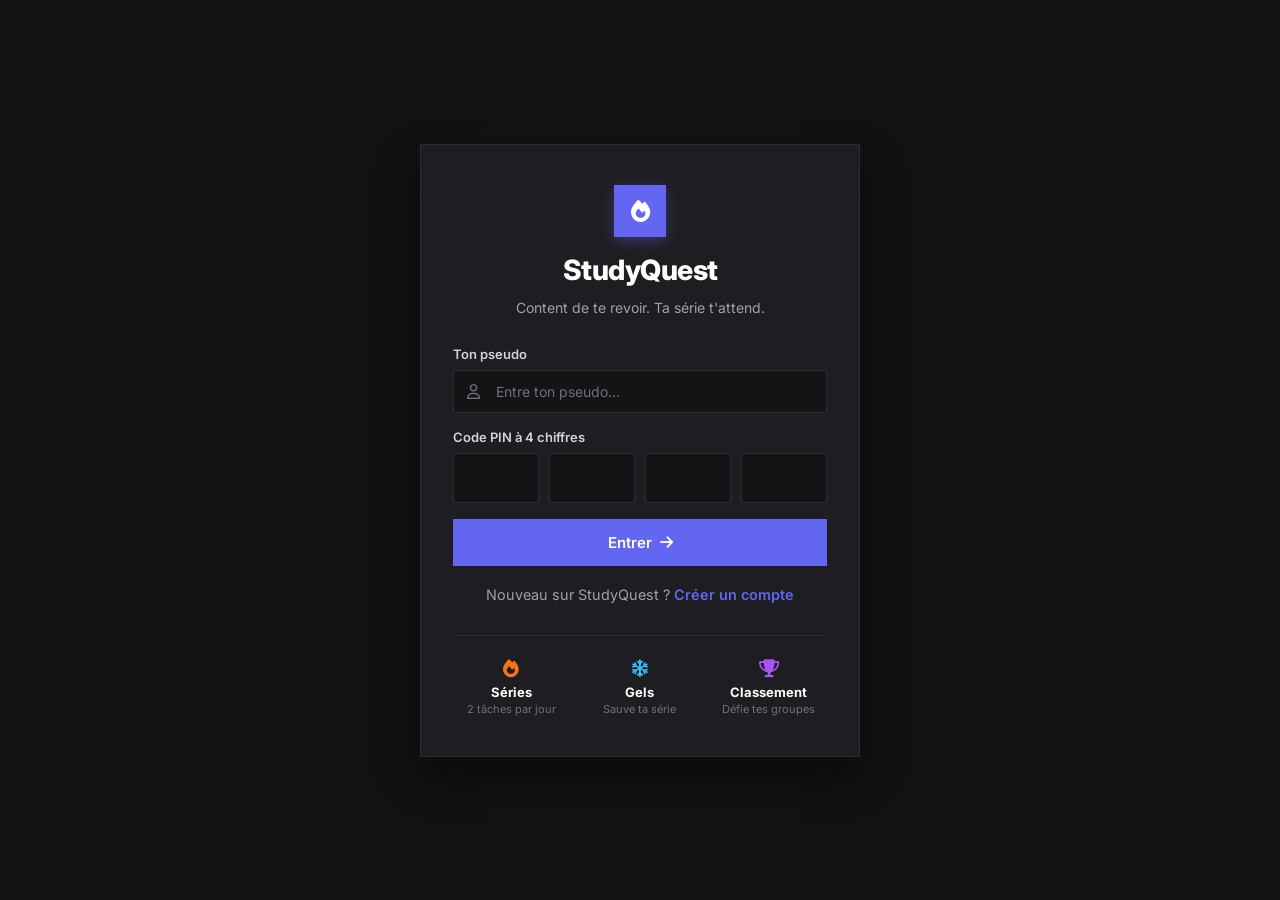
<file: index.html>
<!DOCTYPE html>
<html lang="fr">
<head>
    <meta charset="UTF-8">
    <meta name="viewport" content="width=device-width, initial-scale=1.0">
    <title>StudyQuest - Connexion</title>
    <link rel="stylesheet" href="css/components/login.css">
    <!-- FontAwesome pour les icônes -->
    <link rel="stylesheet" href="https://cdnjs.cloudflare.com/ajax/libs/font-awesome/6.4.0/css/all.min.css">
    <!-- Google Fonts Inter -->
    <link href="https://fonts.googleapis.com/css2?family=Inter:wght@400;500;600;700;800&display=swap" rel="stylesheet">
</head>
<body>

    <main class="login-container">
        <div class="login-card">
            
            <!-- Logo principal -->
            <div class="logo-badge">
                <i class="fa-solid fa-fire logo-icon"></i>
            </div>

            <!-- Titres & Sous-titres -->
            <h1 class="brand-title">StudyQuest</h1>
            <p class="brand-subtitle">
                Content de te revoir. Ta série t'attend.
            </p>

            <!-- Formulaire de connexion -->
            <form id="login-form">
                <div class="form-group">
                    <label for="username-input">Ton pseudo</label>
                    <div class="input-wrapper">
                        <i class="fa-regular fa-user input-icon"></i>
                        <input 
                            type="text" 
                            id="username-input" 
                            placeholder="Entre ton pseudo..." 
                            required 
                            autocomplete="off"
                            autocapitalize="none"
                            spellcheck="false"
                        >
                    </div>
                </div>

                <!-- Champ Code PIN à 4 chiffres -->
                <div class="form-group">
                    <label>Code PIN à 4 chiffres</label>
                    <div class="pin-container">
                        <input type="password" inputmode="numeric" maxlength="1" class="pin-input" required autocomplete="off">
                        <input type="password" inputmode="numeric" maxlength="1" class="pin-input" required autocomplete="off">
                        <input type="password" inputmode="numeric" maxlength="1" class="pin-input" required autocomplete="off">
                        <input type="password" inputmode="numeric" maxlength="1" class="pin-input" required autocomplete="off">
                    </div>
                </div>

                <p id="error-message" class="error-msg"></p>

                <button type="submit" class="btn-submit">
                    <span>Entrer</span>
                    <i class="fa-solid fa-arrow-right"></i>
                </button>
            </form>

            <!-- Lien bascule vers l'inscription -->
            <div class="auth-switch">
                <span>Nouveau sur StudyQuest ?</span> 
                <a href="pages/signup.html">Créer un compte</a>
            </div>

            <!-- Footer avec les 3 caractéristiques -->
            <div class="features-footer">
                <div class="feature-item">
                    <i class="fa-solid fa-fire feature-icon icon-fire"></i>
                    <span class="feature-title">Séries</span>
                    <span class="feature-desc">2 tâches par jour</span>
                </div>

                <div class="feature-item">
                    <i class="fa-regular fa-snowflake feature-icon icon-ice"></i>
                    <span class="feature-title">Gels</span>
                    <span class="feature-desc">Sauve ta série</span>
                </div>

                <div class="feature-item">
                    <i class="fa-solid fa-trophy feature-icon icon-trophy"></i>
                    <span class="feature-title">Classement</span>
                    <span class="feature-desc">Défie tes groupes</span>
                </div>
            </div>

        </div>
    </main>

    <!-- JS Auth module -->
    <script type="module" src="js/auth.js"></script>
    <script src="js/pin.js"></script>
</body>
</html>
</file>
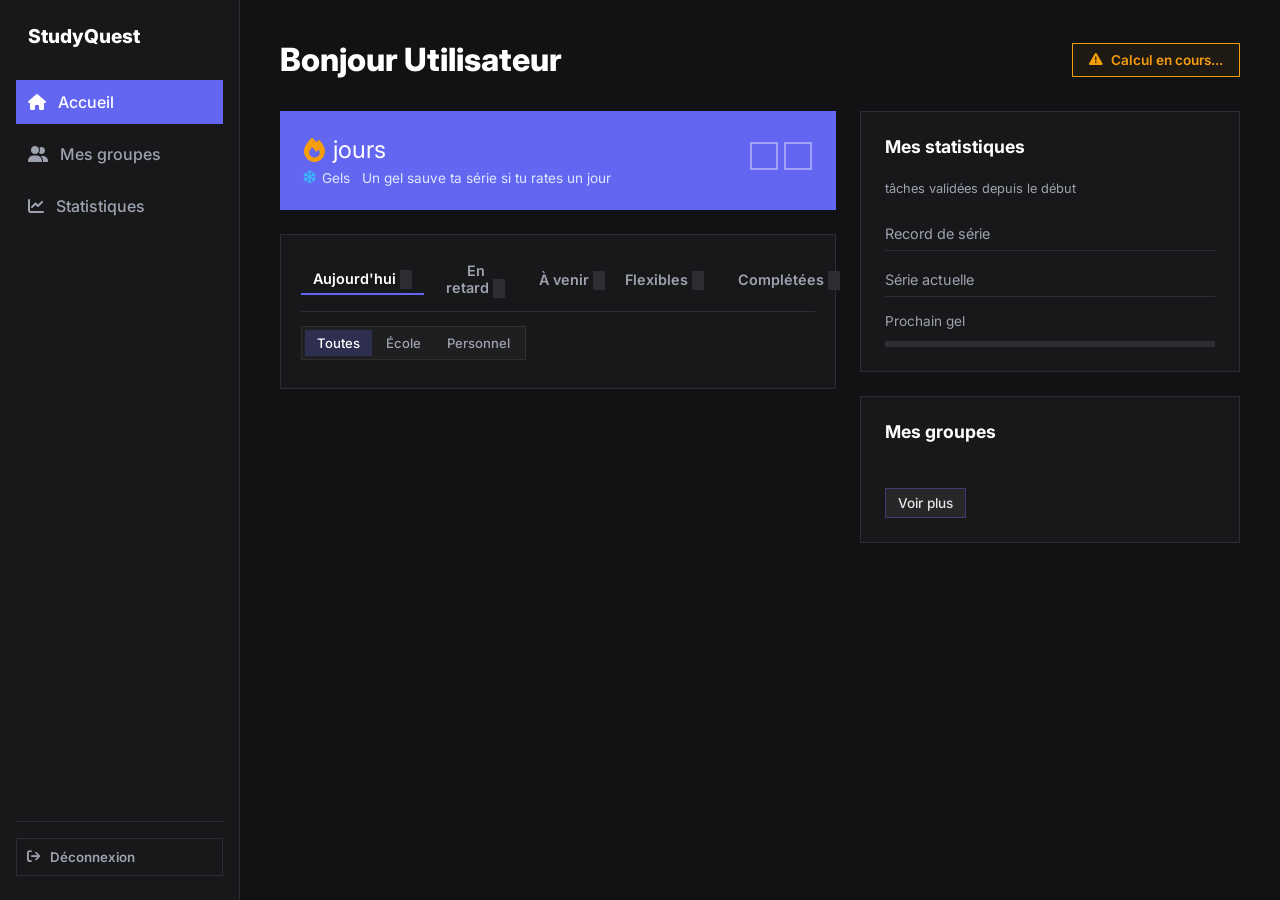
<file: pages/accueil.html>
<!DOCTYPE html>
<html lang="fr">
<head>
    <meta charset="UTF-8">
    <meta name="viewport" content="width=device-width, initial-scale=1.0">
    <title>StudyQuest - Accueil</title>
    <!-- Lien vers ton fichier CSS principal de la grille / dashboard -->
    <link rel="stylesheet" href="../css/components/accueil.css"> 
    <link rel="stylesheet" href="../css/general.css"> 
    <!-- FontAwesome pour les icônes -->
    <link rel="stylesheet" href="https://cdnjs.cloudflare.com/ajax/libs/font-awesome/6.4.0/css/all.min.css">
    <!-- Google Fonts Inter -->
    <link href="https://fonts.googleapis.com/css2?family=Inter:wght@400;500;600;700;800&display=swap" rel="stylesheet">
</head>
<body class="app-body">

    <!-- Barre latérale (Sidebar) -->
    <aside class="sidebar">
        <div class="sidebar-brand">
            <span class="sidebar-logo">StudyQuest</span>
        </div>
        <nav class="sidebar-nav">
            <a href="accueil.html" class="nav-item active"><i class="fa-solid fa-house"></i> Accueil</a>
            <a href="groups.html" class="nav-item"><i class="fa-solid fa-user-group"></i> Mes groupes</a>
            <a href="statistiques.html" class="nav-item"><i class="fa-solid fa-chart-line"></i> Statistiques</a>
        </nav>
        <div class="sidebar-footer">
            <button id="logout-btn" class="logout-btn">
                <i class="fa-solid fa-arrow-right-from-bracket"></i> Déconnexion
            </button>
        </div>
    </aside>

    <!-- Contenu principal (Grille Bento) -->
    <main class="main-content">
        
        <!-- En-tête -->
        <header class="dashboard-header">
            <h1 class="welcome-title">Bonjour <span id="username-display">Utilisateur</span></h1>
            <div class="timer-badge" id="midnight-timer">
                <i class="fa-solid fa-triangle-exclamation"></i> <span id="countdown-text">Calcul en cours...</span>
            </div>
        </header>

        <!-- Grille Bento principale -->
        <div class="bento-grid">
            
            <!-- Colonne de Gauche (Séries & Tâches) -->
            <div class="bento-left">
                <!-- Carte Série / Streak -->
                <div class="streak-card">
                    <div class="streak-info">
                        <div class="streak-count">
                            <i class="fa-solid fa-fire streak-icon"></i>
                            <span><strong id="streak-count-display"></strong> jours</span>
                        </div>
                        <div class="streak-sub">
                            <i class="fa-regular fa-snowflake gel-Icon"></i> Gels <strong id="freezes-display"></strong> Un gel sauve ta série si tu rates un jour
                        </div>
                    </div>
                    <div class="streak-actions">
                        <div class="checkbox-mock">
                            <div class="mini-checkbox" id="mini-box-1"></div>
                            <div class="mini-checkbox" id="mini-box-2"></div>
                        </div>
                        <span class="tasks-progress" id="tasks-progress-display"></span>
                    </div>
                </div>

                <!-- Section Tâches -->
                <div class="tasks-section">
                    <div class="tasks-tabs">
                        <button class="tab-btn active">Aujourd'hui <span></span></button>
                        <button class="tab-btn">En retard <span></span></button>
                        <button class="tab-btn">À venir <span></span></button>
                        <button class="tab-btn">Flexibles <span></span></button>
                        <button class="tab-btn">Complétées <span></span></button>
                        <button class="add-task-btn"><i class="fa-solid fa-plus"></i> Ajouter</button>
                    </div>

                    <!-- Barre de filtres par catégorie  -->
                    <div class="category-filter-bar" id="category-filter-bar">
                        <button type="button" class="filter-chip active" data-filter="all">Toutes</button>
                        <button type="button" class="filter-chip" data-filter="school">École</button>
                        <button type="button" class="filter-chip" data-filter="personal">Personnel</button>
                    </div>

                    <!-- Conteneur dynamique des tâches (affiche les tâches ou le message par défaut s'il n'y en a pas) -->
                    <div class="tasks-list" id="tasks-container">
                        <!-- Injection dynamique JS -->
                    </div>
                </div>
            </div>

            <!-- Colonne de Droite (Statistiques & Groupes) -->
            <div class="bento-right">
                
                <!-- Carte Statistiques -->
                <div class="bento-card stats-card">
                    <h3>Mes statistiques</h3>
                    <div class="stat-big">
                        <span class="stat-number" id="total-tasks-stat"></span>
                        <span class="stat-label">tâches validées depuis le début</span>
                    </div>
                    <div class="stat-row">
                        <span>Record de série</span>
                        <strong id="record-streak-stat"></strong>
                    </div>
                    <div class="stat-row">
                        <span>Série actuelle</span>
                        <strong id="current-streak-stat"></strong>
                    </div>
                    <div class="stat-progress-block">
                        <span>Prochain gel</span>
                        <span id="gel-progress-text"></span>
                        <div class="progress-bar">
                            <div class="progress-fill" id="gel-progress-fill"></div>
                        </div>
                    </div>
                </div>

                <!-- Carte Groupes -->
                <div class="bento-card groups-card">
                    <div class="groups-header">
                        <h3>Mes groupes</h3>
                    </div>
                    
                    <!-- Conteneur dynamique des groupes (affiche les groupes ou le message par défaut s'il n'y en a pas) -->
                    <div id="groups-container">
                        <!-- Injection dynamique JS -->
                    </div>

                    <a href="groups.html" id="see-more-groups-btn" class="see-more-groups-btn">Voir plus</a>
                </div>

            </div>

        </div>
    </main>

     <!-- Modal d'ajout de tâche -->
<div id="task-modal" class="modal-overlay">
        <div class="modal-content">
            <div class="modal-header">
                <h2>Nouvelle tâche</h2>
                <button id="close-modal-btn" class="close-btn"><i class="fa-solid fa-xmark"></i></button>
            </div>
            
            <form id="add-task-form">
                <div class="form-group">
                    <label>Intitulé de la tâche</label>
                    <input type="text" id="task-title-input" placeholder="Ex. : Relire le cours d'anglais" required autocomplete="off">
                </div>

                <div class="form-group">
                    <label>Quand</label>
                    <div class="toggle-options">
                        <button type="button" class="toggle-btn active" data-when="specific">
                            <i class="fa-regular fa-calendar"></i> Un jour précis
                        </button>
                        <button type="button" class="toggle-btn" data-when="flexible">
                            <i class="fa-solid fa-layer-group"></i> Quand je veux
                        </button>
                        <button type="button" class="toggle-btn" data-when="recurring">
                            <i class="fa-solid fa-rotate"></i> Récurrente
                        </button>
                    </div>
                </div>

                <div class="form-group" id="date-container">
                    <label>Date</label>
                    <div class="input-with-icon">
                        <input type="date" id="task-date-input">
                    </div>
                </div>

                <div class="form-group" id="recurrence-container" style="display: none;">
                    <label>Fréquence de récurrence</label>
                    <div class="toggle-options">
                        <button type="button" class="rec-btn active" data-rec="daily">Tous les jours</button>
                        <button type="button" class="rec-btn" data-rec="weekly">Certains jours</button>
                    </div>

                    <!-- Sélection des jours de la semaine (caché par défaut si "Tous les jours" est actif) -->
                    <div id="weekly-days-container" style="display: none; margin-top: 12px;">
                        <label style="font-size: 0.85rem; margin-bottom: 6px; display: block; color: var(--text-muted);">Sélectionne les jours :</label>
                        <div class="days-selector" style="display: flex; gap: 6px; flex-wrap: wrap;">
                            <label class="day-chip"><input type="checkbox" name="rec-day" value="1"> L</label>
                            <label class="day-chip"><input type="checkbox" name="rec-day" value="2"> M</label>
                            <label class="day-chip"><input type="checkbox" name="rec-day" value="3"> M</label>
                            <label class="day-chip"><input type="checkbox" name="rec-day" value="4"> J</label>
                            <label class="day-chip"><input type="checkbox" name="rec-day" value="5"> V</label>
                            <label class="day-chip"><input type="checkbox" name="rec-day" value="6"> S</label>
                            <label class="day-chip"><input type="checkbox" name="rec-day" value="0"> D</label>
                        </div>
                    </div>
                </div>

                <div class="form-group">
                    <label for="task-category-select">Catégorie</label>
                    <select id="task-category-select" class="category-select"></select>
                    <div id="categories-tags-list" class="categories-tags-list"></div>
                    <div class="new-category-row" style="display: flex; gap: 8px; margin-top: 10px;">
                        <input
                            type="text"
                            id="new-category-input"
                            placeholder="Nouvelle catégorie (ex. : Sport, SAP...)"
                            autocomplete="off"
                        >
                        <button type="button" id="add-category-btn" class="btn-secondary">
                            <i class="fa-solid fa-plus"></i> Ajouter
                        </button>
                    </div>
                </div>

                <div class="modal-actions">
                    <button type="submit" class="btn-primary">Ajouter la tâche</button>
                    <button type="button" id="cancel-modal-btn" class="btn-secondary">Annuler</button>
                </div>
            </form>
        </div>
    </div>

    <!-- Modal Rejoindre un groupe -->
    <div id="join-group-modal" class="modal-overlay">
        <div class="modal-content">
            <div class="modal-header">
                <h2>Rejoindre un groupe</h2>
                <button type="button" id="close-join-modal-btn" class="close-btn" aria-label="Fermer">
                    <i class="fa-solid fa-xmark"></i>
                </button>
            </div>

            <form id="join-group-form">
                <div class="form-group">
                    <label for="invite-code-input">Code d'invitation</label>
                    <input
                        type="text"
                        id="invite-code-input"
                        placeholder="Ex. : QX7-M2K"
                        maxlength="7"
                        required
                        autocomplete="off"
                        style="text-transform: uppercase; letter-spacing: 0.14em;"
                    >
                </div>

                <div class="modal-actions">
                    <button type="submit" class="btn-primary">Rejoindre</button>
                    <button type="button" id="cancel-join-modal-btn" class="btn-secondary">Annuler</button>
                </div>
            </form>
        </div>
    </div>

    <!-- Module JS d'authentification et de gestion de session -->
    <script type="module" src="../js/auth.js"></script>
    <!-- Module JS de la page d'accueil -->
    <script type="module" src="../js/accueil.js"></script>
</body>
</html>
</file>
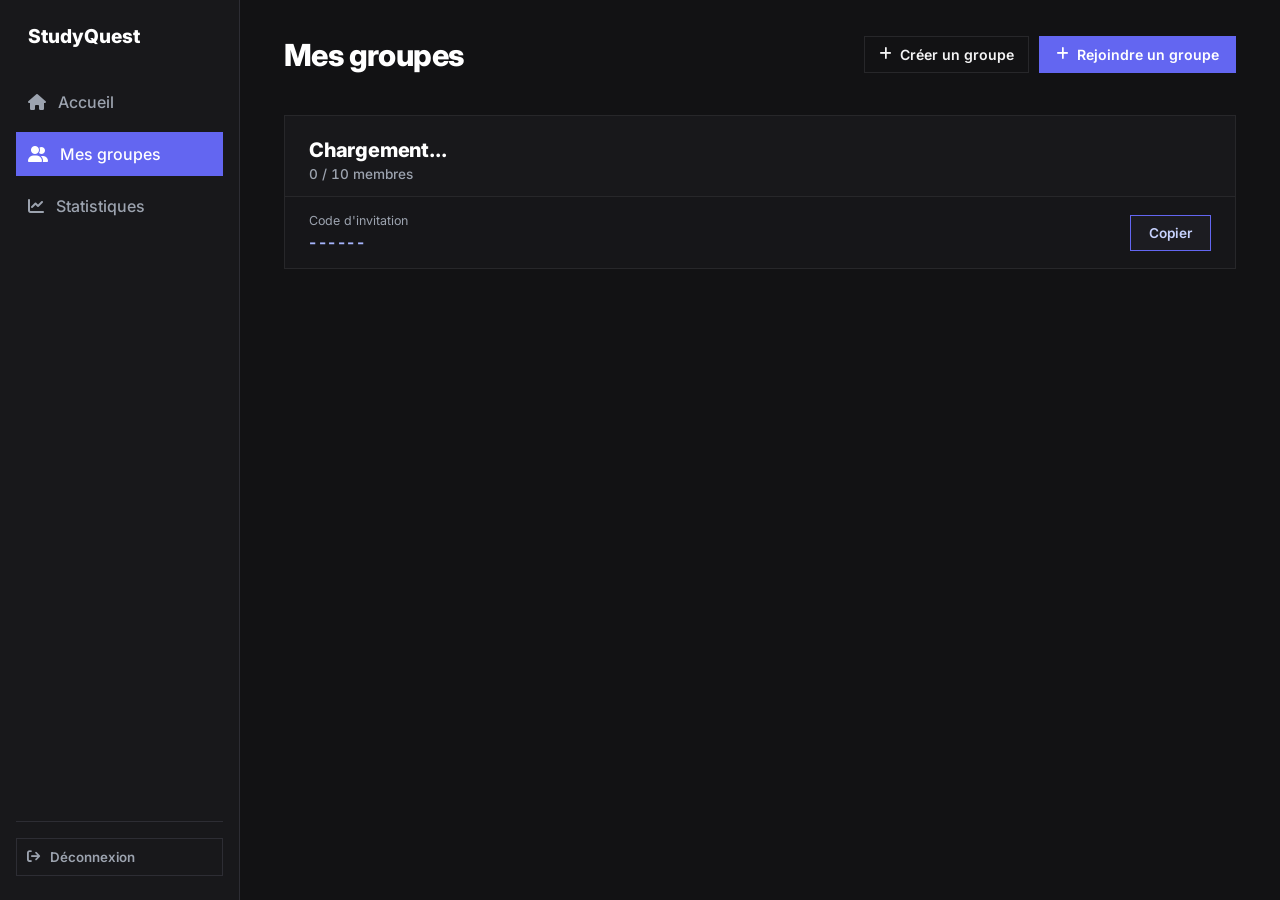
<file: pages/groups.html>
<!DOCTYPE html>
<html lang="fr">
<head>
    <meta charset="UTF-8">
    <meta name="viewport" content="width=device-width, initial-scale=1.0">
    <title>StudyQuest - Mes groupes</title>
    <!-- Lien vers les fichiers CSS -->
    <link rel="stylesheet" href="../css/general.css">
    <link rel="stylesheet" href="../css/components/groups.css">
    <!-- FontAwesome pour les icônes -->
    <link rel="stylesheet" href="https://cdnjs.cloudflare.com/ajax/libs/font-awesome/6.4.0/css/all.min.css">
    <!-- Google Fonts Inter -->
    <link href="https://fonts.googleapis.com/css2?family=Inter:wght@400;500;600;700;800&display=swap" rel="stylesheet">
</head>
<body class="app-body">

    <!-- Barre latérale (Sidebar) -->
    <aside class="sidebar">
        <div class="sidebar-brand">
            <span class="sidebar-logo">StudyQuest</span>
        </div>
        <nav class="sidebar-nav">
            <a href="accueil.html" class="nav-item"><i class="fa-solid fa-house"></i> Accueil</a>
            <a href="groups.html" class="nav-item active"><i class="fa-solid fa-user-group"></i> Mes groupes</a>
            <a href="statistiques.html" class="nav-item"><i class="fa-solid fa-chart-line"></i> Statistiques</a>
        </nav>
        <div class="sidebar-footer">
            <button id="logout-btn" class="logout-btn">
                <i class="fa-solid fa-arrow-right-from-bracket"></i> Déconnexion
            </button>
        </div>
    </aside>

    <!-- Contenu principal -->
    <main class="main-content">

        <!-- En-tête -->
        <header class="dashboard-header">
            <h1 class="welcome-title">Mes groupes</h1>
            <div class="header-actions">
                <button type="button" id="open-create-group-btn" class="btn-secondary">
                    <i class="fa-solid fa-plus"></i> Créer un groupe
                </button>
                <button type="button" id="open-join-group-btn" class="add-task-btn">
                    <i class="fa-solid fa-plus"></i> Rejoindre un groupe
                </button>
            </div>
        </header>

        
        <div class="group-tabs-wrapper">
            <!-- Onglets dynamiques des groupes de l'utilisateur -->
            <div class="group-tabs-bar" id="groups-tabs-container" role="tablist">
                <!-- Injection dynamique JS -->
            </div>
            <button
            type="button"
            id="swap-groups-order-btn"
            class="swap-groups-btn"
            title="Échanger l'ordre des groupes"
            style="display: none;"
            >
            <i class="fa-solid fa-left-right"></i> Échanger
            </button>
        </div>
    

        <!-- Carte détaillée du groupe actif -->
        <section class="group-detail-card" id="group-detail-card">
            <div class="group-detail-header">
                <div class="group-title-block">
                    <h2 id="active-group-name">Chargement...</h2>
                    <span class="group-members-count" id="active-group-members-count">0 / 10 membres</span>
                </div>
                <div class="group-header-actions" id="group-header-actions">
                        <button type="button" class="btn-leave-group" id="leave-group-btn" style="display: none;">
                            <i class="fa-solid fa-right-from-bracket"></i> Quitter
                        </button>
                        <button type="button" class="btn-delete-group" id="delete-group-btn" style="display: none;">
                            <i class="fa-solid fa-trash"></i> Supprimer
                        </button>
                    </div>
            </div>

            <!-- Classement des membres du groupe -->
            <div class="group-members-list" id="group-members-container">
                <!-- Injection dynamique JS -->
            </div>

            <!-- Bloc code d'invitation -->
            <div class="invite-code-bar">
                <div class="invite-code-info">
                    <span class="invite-code-label">Code d'invitation</span>
                    <strong class="invite-code-value" id="active-invite-code">------</strong>
                </div>
                <button type="button" id="copy-invite-code-btn" class="copy-code-btn">Copier</button>
            </div>
        </section>

    </main>

    <!-- Modal : Rejoindre un groupe -->
    <div id="join-group-modal" class="modal-overlay">
        <div class="modal-content">
            <div class="modal-header">
                <h2>Rejoindre un groupe</h2>
                <button type="button" id="close-join-modal-btn" class="close-btn">
                    <i class="fa-solid fa-xmark"></i>
                </button>
            </div>

            <form id="join-group-form">
                <div class="form-group">
                    <label for="invite-code-input">Code d'invitation</label>
                    <input
                        type="text"
                        id="invite-code-input"
                        placeholder="Ex. : QX7-M2K"
                        maxlength="20"
                        required
                        autocomplete="off"
                    >
                </div>

                <div class="modal-actions">
                    <button type="submit" class="btn-primary">Rejoindre</button>
                    <button type="button" id="cancel-join-modal-btn" class="btn-secondary">Annuler</button>
                </div>
            </form>
        </div>
    </div>

    <!-- Modal : Créer un groupe -->
    <div id="create-group-modal" class="modal-overlay">
        <div class="modal-content">
            <div class="modal-header">
                <h2>Créer un groupe</h2>
                <button type="button" id="close-create-modal-btn" class="close-btn">
                    <i class="fa-solid fa-xmark"></i>
                </button>
            </div>

            <form id="create-group-form">
                <div class="form-group">
                    <label for="group-name-input">Nom du groupe</label>
                    <input
                        type="text"
                        id="group-name-input"
                        placeholder="Ex. : Les Révisionnistes"
                        maxlength="60"
                        required
                        autocomplete="off"
                    >
                </div>

                <div class="modal-actions">
                    <button type="submit" class="btn-primary">Créer le groupe</button>
                    <button type="button" id="cancel-create-modal-btn" class="btn-secondary">Annuler</button>
                </div>
            </form>
        </div>
    </div>

    <!-- Module JS d'authentification et de gestion de session -->
    <script type="module" src="../js/auth.js"></script>
    <!-- Module JS de la page groupes -->
    <script type="module" src="../js/groups.js"></script>
</body>
</html>
</file>
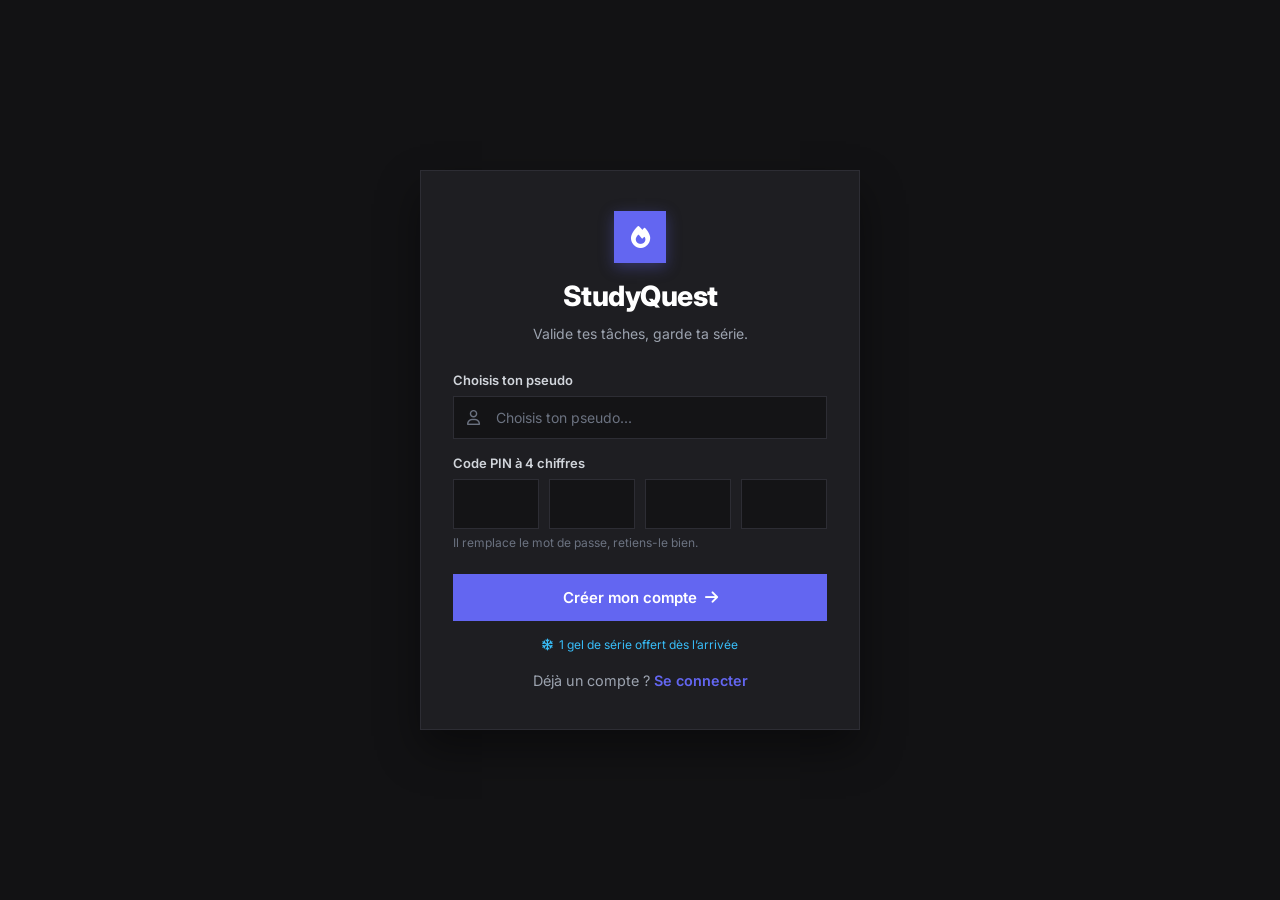
<file: pages/signup.html>
<!DOCTYPE html>
<html lang="fr">
<head>
    <meta charset="UTF-8">
    <meta name="viewport" content="width=device-width, initial-scale=1.0">
    <title>StudyQuest - Inscription</title>
    <!-- Chemin vers le CSS (ajoute "../" si ton fichier est dans un dossier "pages/") -->
    <link rel="stylesheet" href="../css/components/login.css">
    <!-- FontAwesome pour les icônes -->
    <link rel="stylesheet" href="https://cdnjs.cloudflare.com/ajax/libs/font-awesome/6.4.0/css/all.min.css">
    <!-- Google Fonts Inter -->
    <link href="https://fonts.googleapis.com/css2?family=Inter:wght@400;500;600;700;800&display=swap" rel="stylesheet">
</head>
<body>

    <main class="login-container">
        <div class="login-card">
            
            <!-- Logo principal -->
            <div class="logo-badge">
                <i class="fa-solid fa-fire logo-icon"></i>
            </div>

            <!-- Titres & Sous-titres -->
            <h1 class="brand-title">StudyQuest</h1>
            <p class="brand-subtitle">
                Valide tes tâches, garde ta série.
            </p>

            <!-- Formulaire d'inscription -->
            <form id="signup-form">
                <div class="form-group">
                    <label for="username-input">Choisis ton pseudo</label>
                    <div class="input-wrapper">
                        <i class="fa-regular fa-user input-icon"></i>
                        <input 
                            type="text" 
                            id="username-input" 
                            placeholder="Choisis ton pseudo..." 
                            required 
                            autocomplete="off"
                            autocapitalize="none"
                            spellcheck="false"
                            maxlength="20"
                        >
                    </div>
                </div>

                <!-- Champ Code PIN à 4 chiffres -->
                <div class="form-group">
                    <label>Code PIN à 4 chiffres</label>
                    <div class="pin-container">
                        <input type="password" inputmode="numeric" maxlength="1" class="pin-input" required autocomplete="off">
                        <input type="password" inputmode="numeric" maxlength="1" class="pin-input" required autocomplete="off">
                        <input type="password" inputmode="numeric" maxlength="1" class="pin-input" required autocomplete="off">
                        <input type="password" inputmode="numeric" maxlength="1" class="pin-input" required autocomplete="off">
                    </div>
                    <p class="auth-hint" style="margin-top: 6px;">Il remplace le mot de passe, retiens-le bien.</p>
                </div>

                <p id="error-message" class="error-msg"></p>

                <button type="submit" class="btn-submit">
                    <span>Créer mon compte</span>
                    <i class="fa-solid fa-arrow-right"></i>
                </button>

                <div class="perk-banner" style="margin-top: 16px; font-size: 12px; color: #38bdf8; display: flex; align-items: center; justify-content: center; gap: 6px;">
                    <i class="fa-regular fa-snowflake"></i>
                    <span>1 gel de série offert dès l’arrivée</span>
                </div>
            </form>

            <!-- Lien bascule vers la connexion -->
            <div class="auth-switch">
                <span>Déjà un compte ?</span> 
                <a href="../index.html">Se connecter</a>
            </div>

        </div>
    </main>

    <!-- JS Navigation PIN & Auth module -->
    <script src="../js/pin.js"></script>
    <script type="module" src="../js/auth.js"></script>
</body>
</html>
</file>
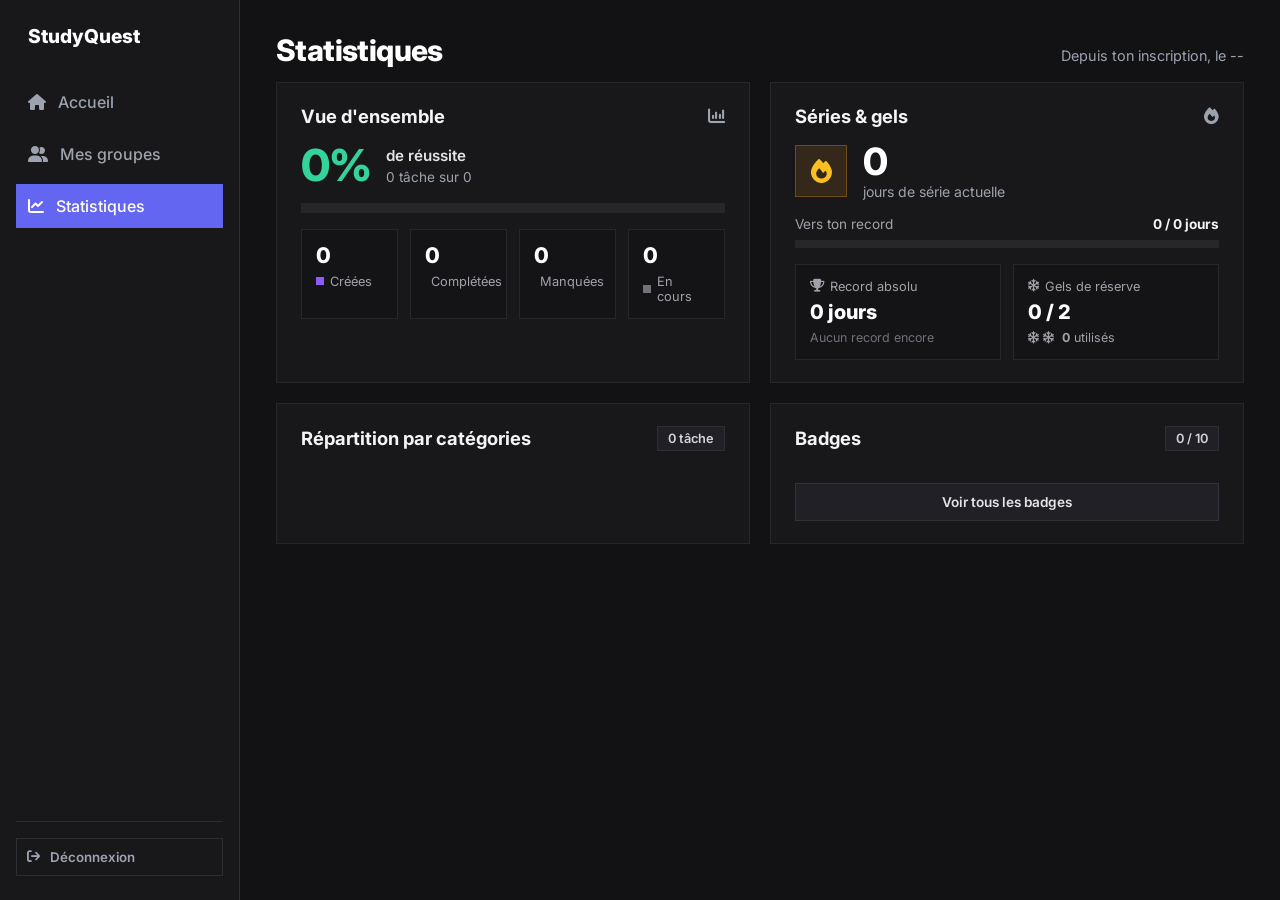
<file: pages/statistiques.html>
<!DOCTYPE html>
<html lang="fr">
<head>
    <meta charset="UTF-8">
    <meta name="viewport" content="width=device-width, initial-scale=1.0">
    <title>StudyQuest - Statistiques</title>
    <link rel="stylesheet" href="../css/general.css">
    <link rel="stylesheet" href="../css/components/statistiques.css">
    <!-- FontAwesome pour les icônes -->
    <link rel="stylesheet" href="https://cdnjs.cloudflare.com/ajax/libs/font-awesome/6.4.0/css/all.min.css">
    <!-- Google Fonts Inter -->
    <link href="https://fonts.googleapis.com/css2?family=Inter:wght@400;500;600;700;800&display=swap" rel="stylesheet">
</head>
<body class="app-body">

    <!-- Barre latérale (Sidebar) -->
    <aside class="sidebar">
        <div class="sidebar-brand">
            <span class="sidebar-logo">StudyQuest</span>
        </div>
        <nav class="sidebar-nav">
            <a href="accueil.html" class="nav-item"><i class="fa-solid fa-house"></i> Accueil</a>
            <a href="groups.html" class="nav-item"><i class="fa-solid fa-user-group"></i> Mes groupes</a>
            <a href="statistiques.html" class="nav-item active"><i class="fa-solid fa-chart-line"></i> Statistiques</a>
        </nav>
        <div class="sidebar-footer">
            <button id="logout-btn" class="logout-btn">
                <i class="fa-solid fa-arrow-right-from-bracket"></i> Déconnexion
            </button>
        </div>
    </aside>

    <!-- Contenu principal -->
    <main class="main-content">

        <!-- En-tête -->
        <header class="stats-header">
            <h1 class="page-title">Statistiques</h1>
            <p class="registration-sub" id="registration-date-text">Depuis ton inscription, le <span id="member-since-date">--</span></p>
        </header>

        <!-- Grille principale 2x2 -->
        <div class="stats-bento-grid">

            <!-- Vue d'ensemble -->
            <section class="stat-card overview-card">
                <div class="card-top">
                    <h2>Vue d'ensemble</h2>
                    <i class="fa-solid fa-chart-column card-header-icon" aria-hidden="true"></i>
                </div>

                <div class="overview-hero">
                    <span class="overview-percent" id="completion-rate-display">0%</span>
                    <div class="overview-meta">
                        <span class="overview-subtitle">de réussite</span>
                        <span class="overview-fraction" id="completion-fraction-display">0 tâche sur 0</span>
                    </div>
                </div>

                <!-- Barre segmentée (Complétées / Manquées / En cours) -->
                <div class="segmented-bar" aria-hidden="true">
                    <div class="seg-fill seg-completed" id="bar-completed" style="width: 0%;"></div>
                    <div class="seg-fill seg-overdue" id="bar-overdue" style="width: 0%;"></div>
                    <div class="seg-fill seg-pending" id="bar-pending" style="width: 0%;"></div>
                </div>

                <div class="mini-metrics-grid four-cols">
                    <div class="mini-metric-box">
                        <span class="mini-value" id="stat-total-created">0</span>
                        <span class="mini-label"><span class="dot dot-purple"></span> Créées</span>
                    </div>
                    <div class="mini-metric-box">
                        <span class="mini-value" id="stat-total-completed">0</span>
                        <span class="mini-label"><span class="dot dot-green"></span> Complétées</span>
                    </div>
                    <div class="mini-metric-box">
                        <span class="mini-value" id="stat-total-overdue">0</span>
                        <span class="mini-label"><span class="dot dot-pink"></span> Manquées</span>
                    </div>
                    <div class="mini-metric-box">
                        <span class="mini-value" id="stat-total-active">0</span>
                        <span class="mini-label"><span class="dot dot-gray"></span> En cours</span>
                    </div>
                </div>
            </section>

            <!-- Séries & gels -->
            <section class="stat-card streaks-card">
                <div class="card-top">
                    <h2>Séries &amp; gels</h2>
                    <i class="fa-solid fa-fire card-header-icon"></i>
                </div>

                <div class="streak-hero">
                    <div class="flame-box">
                        <i class="fa-solid fa-fire"></i>
                    </div>
                    <div class="streak-hero-text">
                        <span class="streak-big-number" id="current-streak-big">0</span>
                        <span class="streak-hero-sub">jours de série actuelle</span>
                    </div>
                </div>

                <div class="record-progress-block">
                    <div class="record-progress-header">
                        <span>Vers ton record</span>
                        <strong id="record-progress-label">0 / 0 jours</strong>
                    </div>
                    <div class="linear-track">
                        <div class="linear-fill indigo-fill" id="record-progress-fill" style="width: 0%;"></div>
                    </div>
                </div>

                <div class="streak-subcards-grid">
                    <div class="mini-metric-box streak-subcard">
                        <div class="subcard-title"><i class="fa-solid fa-trophy"></i> Record absolu</div>
                        <div class="subcard-main" id="best-streak-value">0 jours</div>
                        <div class="subcard-note" id="best-streak-date">Aucun record encore</div>
                    </div>

                    <div class="mini-metric-box streak-subcard">
                        <div class="subcard-title"><i class="fa-regular fa-snowflake"></i> Gels de réserve</div>
                        <div class="subcard-main" id="freezes-reserve-value">0 / 2</div>
                        <div class="subcard-note freezes-used-row">
                            <span id="freeze-flakes-icons">
                                <i class="fa-regular fa-snowflake"></i>
                                <i class="fa-regular fa-snowflake"></i>
                            </span>
                            <span><strong id="freezes-used-count">0</strong> utilisés</span>
                        </div>
                    </div>
                </div>
            </section>

            <!-- Répartition catégories  -->
            <section class="stat-card category-card">
                <div class="card-top">
                    <h2>Répartition par catégories</h2>
                    <span class="total-pill" id="category-total-badge">0 tâche</span>
                </div>
                <div id="category-breakdown-list" class="category-breakdown-list">
                    <!-- Généré dynamiquement par statistiques.js -->
                </div>
                
            </section>

            <!--  Badges -->
            <section class="stat-card badges-card">
                <div class="card-top">
                    <h2>Badges</h2>
                    <span class="total-pill" id="badges-progress-badge">0 / 10</span>
                </div>

                <div class="badges-grid" id="badges-container">
                    <!-- Injection dynamique JS des badges depuis Supabase -->
                
                </div>
                <button type="button" class="btn-secondary" id="open-all-badges-btn" class="btn-view-all-badges">
                        Voir tous les badges
                    </button>
            </section>

        </div>
    </main>

    <!-- Pop-up : Tous les badges -->
    <div id="all-badges-modal" class="badges-modal-overlay" style="display: none;">
        <div class="badges-modal-content">
            <div class="badges-modal-header">
                <h3>Tous les badges</h3>
                <button type="button" id="close-all-badges-btn" class="badges-modal-close" aria-label="Fermer">
                    <i class="fa-solid fa-xmark"></i>
                </button>
            </div>
            <div id="all-badges-modal-list" class="all-badges-grid">
                <!-- Généré dynamiquement par stats.js -->
            </div>
        </div>
    </div>

    <!-- Module JS d'authentification et de gestion de session -->
    <script type="module" src="../js/auth.js"></script>
    <!-- Module JS de la page statistiques -->
    <script type="module" src="../js/stats.js"></script>
</body>
</html>
</file>
<file: css/components/login.css>
/* Reset basique & Typographie */
* {
    margin: 0;
    padding: 0;
    box-sizing: border-box;
    font-family: 'Inter', sans-serif;
}

body {
    background-color: #121214;
    color: #ffffff;
    min-height: 100vh;
    display: flex;
    justify-content: center;
    align-items: center;
    padding: 20px;
}

/* Conteneur principal */
.login-container {
    width: 100%;
    max-width: 440px;
}

/* Carte de connexion */
.login-card {
    background-color: #1e1e22;
    border: 1px solid #2d2d34;
    border-radius: 0;
    padding: 40px 32px;
    text-align: center;
    box-shadow: 0 20px 40px rgba(0, 0, 0, 0.4);
}

/* Badge du Logo */
.logo-badge {
    width: 52px;
    height: 52px;
    background-color: #6366f1;
    border-radius: 0;
    display: flex;
    align-items: center;
    justify-content: center;
    margin: 0 auto 16px auto;
    box-shadow: 0 4px 14px rgba(99, 102, 241, 0.35);
}

.logo-badge .logo-icon {
    font-size: 22px;
    color: white !important; 
    margin: 0 !important;
}

/* En-tête de la carte */
.brand-title {
    font-size: 28px;
    font-weight: 800;
    letter-spacing: -0.5px;
    margin-bottom: 10px;
}

.brand-subtitle {
    color: #9ca3af;
    font-size: 14px;
    line-height: 1.5;
    margin-bottom: 28px;
}

/* Formulaire */
.form-group {
    text-align: left;
    margin-bottom: 16px;
}

.form-group label {
    display: block;
    font-size: 13px;
    font-weight: 600;
    color: #d1d5db;
    margin-bottom: 8px;
}

.input-wrapper {
    position: relative;
    display: flex;
    align-items: center;
}

.input-icon {
    position: absolute;
    left: 14px;
    color: #6b7280;
    font-size: 15px;
}

.input-wrapper input {
    width: 100%;
    background-color: #141416;
    border: 1px solid #2d2d34;
    border-radius: 0;
    padding: 12px 14px 12px 42px;
    color: #ffffff;
    font-size: 14px;
    outline: none;
    transition: border-color 0.2s ease, box-shadow 0.2s ease;
}

.input-wrapper input::placeholder {
    color: #6b7280;
}

.input-wrapper input:focus {
    border-color: #6366f1;
    box-shadow: 0 0 0 2px rgba(99, 102, 241, 0.2);
}

/* Styles pour les 4 cases du Code PIN */
.pin-container {
    display: flex;
    gap: 10px;
}

.pin-input {
    width: 100%;
    height: 50px;
    background-color: #141416; /* Fond noir/sombre harmonisé */
    border: 1px solid #2d2d34;
    border-radius: 0;
    color: #ffffff;
    text-align: center;
    font-size: 1.4rem;
    font-weight: 700;
    outline: none;
    transition: border-color 0.2s ease, box-shadow 0.2s ease;
}

.pin-input:focus {
    border-color: #6366f1;
    box-shadow: 0 0 0 2px rgba(99, 102, 241, 0.2);
}

.auth-hint {
    font-size: 12px;
    color: #6b7280;
    text-align: left;
    margin-bottom: 24px;
}

.error-msg {
    color: #ef4444;
    font-size: 13px;
    margin-bottom: 12px;
    text-align: left;
}

/* Bouton Soumettre */
.btn-submit {
    width: 100%;
    background-color: #6366f1;
    color: #ffffff;
    border: none;
    border-radius: 0;
    padding: 14px;
    font-size: 15px;
    font-weight: 600;
    cursor: pointer;
    display: flex;
    align-items: center;
    justify-content: center;
    gap: 8px;
    transition: background-color 0.2s ease, transform 0.1s ease;
    margin-top: 8px;
}

.btn-submit:hover {
    background-color: #4f46e5;
}

.btn-submit:active {
    transform: scale(0.99);
}

/* Lien de bascule (Créer un compte) */
.auth-switch {
    text-align: center;
    margin-top: 20px;
    font-size: 0.9rem;
    color: #9ca3af;
}

.auth-switch a {
    color: #6366f1;
    text-decoration: none;
    font-weight: 600;
}

.auth-switch a:hover {
    text-decoration: underline;
}

/* Pied de carte avec caractéristiques */
.features-footer {
    display: grid;
    grid-template-columns: repeat(3, 1fr);
    gap: 12px;
    margin-top: 32px;
    padding-top: 24px;
    border-top: 1px solid #2d2d34;
}

.feature-item {
    display: flex;
    flex-direction: column;
    align-items: center;
}

.feature-icon {
    font-size: 18px;
    margin-bottom: 6px;
}

.icon-fire { color: #f97316; }
.icon-ice { color: #38bdf8; }
.icon-trophy { color: #a855f7; }

.feature-title {
    font-size: 13px;
    font-weight: 700;
    color: #ffffff;
    margin-bottom: 2px;
}

.feature-desc {
    font-size: 11px;
    color: #6b7280;
}
</file>
<file: css/components/accueil.css>
/* Contenu Principal */
.main-content {
    margin-left: 240px;
    flex-grow: 1;
    padding: 40px;
    max-width: 1300px;
    margin-right: auto;
    box-sizing: border-box;
}

/* Header Dashboard */
.dashboard-header {
    display: flex;
    justify-content: space-between;
    align-items: center;
    margin-bottom: 32px;
}
.welcome-title {
     font-size: 2rem; 
     font-weight: 800; 
}

.timer-badge {
    border: 1px solid #f59e0b;
    color: #f59e0b;
    padding: 8px 16px;
    font-size: 0.85rem;
    font-weight: 600;
    display: flex;
    align-items: center;
    gap: 8px;
    background: rgba(245, 158, 11, 0.05);
}

/* Grille Bento 2 colonnes alignées */
.bento-grid {
    display: grid;
    grid-template-columns: 2fr 1fr;
    gap: 24px;
    align-items: start;
    width: 100%;
}
.bento-left, .bento-right {
    display: flex;
    flex-direction: column;
    gap: 24px;
}

/* Carte Streak / Série */
.streak-card {
    background-color: #6366f1;
    padding: 24px;
    display: flex;
    justify-content: space-between;
    align-items: center;
}
.streak-count { 
    font-size: 1.5rem; 
    display: flex; 
    align-items: center; 
    gap: 8px; 
    margin-bottom: 6px; 
}
.streak-sub { 
    font-size: 0.85rem; 
    color: #e0e7ff; 
    display: flex; 
    align-items: center; 
    gap: 6px; 
}
.streak-actions { 
    display: flex; 
    flex-direction: column; 
    align-items: flex-end; 
    gap: 10px; 
}
.tasks-progress { 
    font-size: 0.85rem; 
    font-weight: 600; 
}

.checkbox-mock {
    display: flex;
    flex-direction: row;
    gap: 6px;
    align-items: center;
}

.mini-checkbox {
    width: 28px;
    height: 28px;
    border: 2px solid rgba(255, 255, 255, 0.4);
    border-radius: 6px;
    display: flex;
    align-items: center;
    justify-content: center;
    background-color: transparent;
    transition: all 0.2s ease;
}

.mini-checkbox.checked {
    background-color: #f59e0b; 
    border-color: #f59e0b;
    color: #1e293b; 
    font-size: 14px;
}

/* Section Tâches & Scroll Confiné */
.tasks-section { 
    background-color: #18181b; 
    border: 1px solid #2d2d34; 
    padding: 20px; 
}
.tasks-tabs { 
    display: flex; 
    gap: 10px; 
    margin-bottom: 20px; 
    align-items: center; 
    border-bottom: 1px solid #2d2d34; 
    padding-bottom: 8px; 
}
.tab-btn {
    background: transparent; 
    border: none; 
    color: #9ca3af; 
    padding: 6px 12px; 
    cursor: pointer; 
    font-weight: 600; 
    font-size: 0.9rem;
}
.tab-btn.active { 
    color: #fff; 
    border-bottom: 2px solid #6366f1; 
}
.tab-btn span { 
    background: #2d2d34; 
    padding: 2px 6px; 
    font-size: 0.75rem; 
    margin-left: 4px; 
}
.add-task-btn {
    margin-left: auto; 
    background-color: #6366f1; 
    color: #fff; 
    border: none; 
    padding: 8px 14px; 
    font-weight: 600; 
    cursor: pointer;
}

/* Liste des tâches avec scroll interne */
.tasks-list { 
    display: flex; 
    flex-direction: column; 
    gap: 10px;
    max-height: 520px; /* Hauteur maximale de la carte de tâches */
    overflow-y: auto;  /* Scroll vertical uniquement à l'intérieur */
    overflow-x: hidden;
    padding-right: 4px;
}

/* Style de la scrollbar pour rester discret */
.tasks-list::-webkit-scrollbar {
    width: 6px;
}
.tasks-list::-webkit-scrollbar-thumb {
    background: #2d2d34;
    border-radius: 3px;
}
.tasks-list::-webkit-scrollbar-thumb:hover {
    background: #6366f1;
}

.task-item {
    background-color: #121214; 
    border: 1px solid #2d2d34; 
    padding: 14px 16px;
    display: flex; 
    align-items: center; 
    gap: 14px;
}
.task-check { 
    width: 20px; 
    height: 20px; 
    border: 2px solid #cbd5e1;
    display: flex; 
    align-items: center; 
    justify-content: center; 
    cursor: pointer;
    position: relative;
    background-color: #fff;
    transition: all 0.2s ease;
}

.task-check input[type="checkbox"] {
    position: absolute;
    width: 100%;
    height: 100%;
    opacity: 0;
    cursor: pointer;
    margin: 0;
}

.task-item.completed .task-check {
    background-color: #6366f1;
    border-color: #6366f1;
    color: #fff;
}

.task-item.completed .task-name { 
    text-decoration: line-through; 
    color: #6b7280; 
}
.task-name { 
    flex-grow: 1; 
    font-weight: 500; 
    font-size: 0.95rem; 
}
.task-date{
    margin-left: 8px; 
    font-size: 0.85rem; 
    color: #6b7280;
}
.task-tag { 
    font-size: 0.75rem; 
    padding: 3px 8px; 
    font-weight: 600; 
}
.task-tag.school { 
    background: rgba(99, 102, 241, 0.2); 
    color: #818cf8; 
}
.task-tag.perso { 
    background: rgba(34, 197, 94, 0.2); 
    color: #4ade80; 
}

.task-tag.custom {
    background: rgba(245, 158, 11, 0.2);
    color: #fbbf24;
}

.task-actions { 
    display: flex; 
    gap: 12px; 
    color: #6b7280; 
    cursor: pointer; 
}

/* Cartes de Droite (Statistiques & Groupes) */
.bento-card {
    background-color: #18181b;
    border: 1px solid #2d2d34;
    padding: 24px;
}
.bento-card h3 { font-size: 1.1rem; margin-bottom: 20px; font-weight: 700; }

.stat-big { 
    margin-bottom: 20px; 
}
.stat-number { 
    font-size: 2.5rem; 
    font-weight: 800; 
    color: #6366f1; 
    display: block; 
    line-height: 1; 
    margin-bottom: 4px; 
}
.stat-label { 
    font-size: 0.8rem; 
    color: #9ca3af; 
}
.stat-row { 
    display: flex; 
    justify-content: space-between; 
    font-size: 0.9rem; 
    padding: 8px 0; 
    border-bottom: 1px solid #2d2d34; 
    margin-bottom: 12px; 
    color: #9ca3af; 
}
.stat-row strong { 
    color: #fff; 
}
.stat-progress-block { 
    margin-top: 16px; 
    font-size: 0.85rem; 
    color: #9ca3af; 
    display: flex; 
    flex-direction: column; 
    gap: 6px; 
}
.progress-bar { 
    width: 100%; 
    height: 6px; 
    background: #2d2d34; 
}
.progress-fill { 
    height: 100%; 
    background: #6366f1; 
    width: 0%;
}

/* Groupes */
.groups-header { 
    display: flex; 
    justify-content: space-between; 
    align-items: center; 
    margin-bottom: 16px; 
}
.groups-count { 
    background: #2d2d34; 
    padding: 2px 8px; 
    font-size: 0.8rem; 
    font-weight: 600; 
}
.group-item {
    display: flex; 
    align-items: center; 
    gap: 12px; 
    background: #121214; 
    border: 1px solid #2d2d34; 
    padding: 12px; 
    margin-bottom: 10px;
    cursor: pointer;
    transition: border-color 0.2s ease, background-color 0.2s ease;
}
.group-item:hover {
    border-color: #6366f1;
    background: #17171c;
}

.group-info { 
    flex-grow: 1; 
}
.group-info strong { 
    display: block; 
    font-size: 0.9rem; 
}
.group-info small { 
    color: #9ca3af; 
    font-size: 0.75rem; 
}
.join-group-btn {
    width: 100%; 
    background: transparent; 
    border: 1px dashed #6366f1; 
    color: #818cf8; 
    padding: 12px; 
    font-weight: 600; 
    cursor: pointer;
    margin-top: 10px; 
    text-align: center;
}
.join-group-btn:hover { 
    background: rgba(99, 102, 241, 0.05); 
}

.group-item:last-child {
    margin-bottom: 0;
}

.group-rank-badge {
    width: 34px;
    height: 34px;
    display: inline-flex;
    align-items: center;
    justify-content: center;
    background: #222229;
    border: 1px solid #32323c;
    color: #e4e4e7;
    font-size: 0.78rem;
    font-weight: 800;
    flex-shrink: 0;
}

.group-rank-badge.rank-1 {
    background: #fef3c7;
    border-color: #f59e0b;
    color: #78350f;
}

.group-arrow {
    color: #71717a;
    font-size: 0.85rem;
    flex-shrink: 0;
}

.empty-groups-msg {
    color: #9ca3af;
    font-size: 0.85rem;
    text-align: center;
    padding: 14px 8px;
}

/* Modale Rejoindre un groupe (si pas déjà présente sur la page) */
.sq-modal-backdrop {
    position: fixed;
    inset: 0;
    background: rgba(0, 0, 0, 0.7);
    display: none;
    align-items: center;
    justify-content: center;
    z-index: 999;
    padding: 16px;
}

.sq-modal-backdrop.is-open {
    display: flex;
}

.sq-modal-box {
    width: 100%;
    max-width: 380px;
    background: #18181b;
    border: 1px solid #2d2d34;
    padding: 20px;
    display: flex;
    flex-direction: column;
    gap: 14px;
}

.sq-modal-header {
    display: flex;
    justify-content: space-between;
    align-items: center;
}

.sq-modal-header h4 {
    color: #ffffff;
    font-size: 1rem;
    font-weight: 700;
}

.sq-modal-close {
    background: transparent;
    border: none;
    color: #9ca3af;
    font-size: 1.1rem;
    cursor: pointer;
}

.sq-modal-input {
    width: 100%;
    background: #121214;
    border: 1px solid #2d2d34;
    color: #ffffff;
    padding: 10px 12px;
    font-size: 0.92rem;
    text-transform: uppercase;
    letter-spacing: 0.12em;
    box-sizing: border-box;
}

.sq-modal-actions {
    display: flex;
    justify-content: flex-end;
    gap: 10px;
}

.sq-btn-cancel {
    background: transparent;
    border: 1px solid #2d2d34;
    color: #d4d4d8;
    padding: 8px 14px;
    cursor: pointer;
}

.sq-btn-submit {
    background: #6366f1;
    border: 1px solid #6366f1;
    color: #ffffff;
    padding: 8px 16px;
    font-weight: 600;
    cursor: pointer;
}

.streak-icon { 
    color: #f59e0b; 
}
.gel-Icon { 
    color: #38bdf8; 
}

.empty-state-groups, .empty-state-tasks {
    padding: 20px; 
    text-align: center; 
    color: #9ca3af; 
    font-size: 0.9rem; 
    margin-bottom: 10px;
}

/* --- Styles pour la récurrence et les jours de la semaine --- */

#recurrence-container {
    margin-top: 18px;
}

/* Boutons de sous-fréquence (Tous les jours / Jours précis) */
.rec-btn {
    flex: 1;
    background: transparent;
    border: none;
    color: #a1a1aa;
    padding: 8px 10px;
    font-size: 0.85rem;
    font-weight: 500;
    cursor: pointer;
    display: flex;
    align-items: center;
    justify-content: center;
    transition: all 0.2s;
}

.rec-btn.active {
    background-color: #6366f1;
    color: #fff;
}

/* Grille des puces de jours (L, M, M, J, V, S, D) */
.days-selector {
    display: flex;
    gap: 6px;
    justify-content: space-between;
}

.day-chip {
    flex: 1;
    background-color: #09090b;
    border: 1px solid #27272a;
    color: #a1a1aa;
    font-size: 0.8rem;
    font-weight: 600;
    padding: 10px 0;
    text-align: center;
    cursor: pointer;
    display: flex;
    align-items: center;
    justify-content: center;
    transition: all 0.2s;
}

/* Masquer la case à cocher native tout en conservant le fonctionnement */
.day-chip input[type="checkbox"] {
    display: none;
}

/* Changement de couleur lorsque le jour est coché */
.day-chip:has(input[type="checkbox"]:checked) {
    background-color: #6366f1;
    border-color: #6366f1;
    color: #ffffff;
}

.day-chip:hover {
    border-color: #6366f1;
    color: #fff;
}

.category-filter-bar {
    display: inline-flex;
    align-items: center;
    background: rgba(255, 255, 255, 0.03);
    border: 1px solid rgba(255, 255, 255, 0.07);
    border-radius: 8px;
    padding: 3px;
    gap: 2px;
    margin-top: -10px;
    margin-bottom: 8px;
}

.filter-chip {
    background: transparent;
    color: #9ca3af;
    border: none;
    border-radius: 6px;
    padding: 5px 12px;
    font-size: 0.82rem;
    font-weight: 500;
    cursor: pointer;
    transition: background-color 0.15s ease, color 0.15s ease;
}

.filter-chip:hover {
    color: #e5e7eb;
}

.filter-chip.active {
    background: rgba(99, 102, 241, 0.22);
    color: #ffffff;
}

/* Menu déroulant de sélection de catégorie dans la modale */
.category-select {
    width: 100%;
    background-color: #09090b;
    border: 1px solid #27272a;
    color: #ffffff;
    padding: 10px 14px;
    font-size: 0.95rem;
    font-family: 'Inter', sans-serif;
    outline: none;
    cursor: pointer;
    appearance: none;
    background-image: url("data:image/svg+xml,%3Csvg xmlns='http://www.w3.org/2000/svg' width='12' height='12' fill='%23a1a1aa' viewBox='0 0 16 16'%3E%3Cpath d='M7.247 11.14 2.451 5.658C1.885 5.013 2.345 4 3.204 4h9.592a1 1 0 0 1 .753 1.659l-4.796 5.48a1 1 0 0 1-1.506 0z'/%3E%3C/svg%3E");
    background-repeat: no-repeat;
    background-position: right 14px center;
    padding-right: 36px;
}

.category-select:focus {
    border-color: #6366f1;
}

.category-select option {
    background-color: #18181b;
    color: #ffffff;
}

/* Ligne de création d'une nouvelle catégorie */
.new-category-row {
    display: flex;
    gap: 8px;
    margin-top: 10px;
}

.new-category-row input[type="text"] {
    flex: 1;
}

.new-category-row #add-category-btn {
    flex: 0 0 auto;
    padding: 10px 14px;
    white-space: nowrap;
}

/* Notification toast (ajout de catégorie) */
.category-toast {
    position: fixed;
    bottom: 24px;
    right: 24px;
    z-index: 9999;
    padding: 12px 18px;
    background-color: #18181b;
    border: 1px solid #6366f1;
    color: #ffffff;
    font-size: 0.9rem;
    font-weight: 500;
    box-shadow: 0 10px 25px rgba(0, 0, 0, 0.45);
    display: flex;
    align-items: center;
    gap: 10px;
    opacity: 0;
    transform: translateY(10px);
    transition: opacity 0.2s ease, transform 0.2s ease;
    pointer-events: none;
}

.category-toast.is-visible {
    opacity: 1;
    transform: translateY(0);
}

.category-toast.is-error {
    border-color: #ef4444;
}

.category-toast i {
    font-size: 1rem;
    color: #818cf8;
}

.category-toast.is-error i {
    color: #f87171;
}

.categories-tags-list {
    display: flex;
    flex-wrap: wrap;
    gap: 8px;
    margin-top: 10px;
}

.category-pill {
    display: inline-flex;
    align-items: center;
    gap: 8px;
    padding: 5px 10px;
    background-color: #121214;
    border: 1px solid #2d2d34;
    color: #e5e7eb;
    font-size: 0.82rem;
    font-weight: 500;
}

.remove-category-btn {
    background: transparent;
    border: none;
    color: #9ca3af;
    cursor: pointer;
    padding: 0 2px;
    display: inline-flex;
    align-items: center;
    justify-content: center;
    transition: color 0.15s ease;
}

.remove-category-btn:hover {
    color: #f87171;
}

.see-more-groups-btn {
  display: inline-flex;
  align-items: center;
  gap: 6px;
  margin-top: 10px;
  padding: 6px 12px;
  background-color: #27272a;
  color: #e4e4e7;
  border: 1px solid rgba(99, 102, 241, 0.35);
  font-size: 0.85rem;
  font-weight: 500;
  text-decoration: none;
  cursor: pointer;
  transition: background-color 0.15s ease, border-color 0.15s ease, color 0.15s ease;
}

.see-more-groups-btn:hover {
  background-color: rgba(99, 102, 241, 0.18);
  border-color: #6366f1;
  color: #ffffff;
}

/* Media Queries */
@media (min-width: 769px) {
    .main-content {
        max-width: none;
        width: calc(100% - 240px);
    }
    .bento-grid {
        grid-template-columns: minmax(0, 2fr) minmax(380px, 1fr);
    }
}
</file>
<file: css/general.css>
/* Reset & Base */
* {
    margin: 0;
    padding: 0;
    box-sizing: border-box;
    font-family: 'Inter', sans-serif;
    border-radius: 0 !important; /* Respect strict des coins non arrondis demandés */
}

body.app-body {
    background-color: #121214;
    color: #ffffff;
    display: flex;
    min-height: 100vh;
}

/* Sidebar */
.sidebar {
    width: 240px;
    background-color: #18181b;
    border-right: 1px solid #2d2d34;
    display: flex;
    flex-direction: column;
    padding: 24px 16px;
    position: fixed;
    top: 0;
    bottom: 0;
}
.sidebar-brand { 
    font-size: 1.2rem; 
    font-weight: 800; 
    margin-bottom: 32px; 
    padding-left: 12px; 
}
.sidebar-nav { 
    display: flex; 
    flex-direction: column; 
    gap: 8px; 
    flex-grow: 1; 
}
.nav-item {
    display: flex;
    align-items: center;
    gap: 12px;
    padding: 12px;
    color: #9ca3af;
    text-decoration: none;
    font-weight: 500;
    transition: background 0.2s, color 0.2s;
}
.nav-item.active, .nav-item:hover {
    background-color: #6366f1;
    color: #ffffff;
}
.sidebar-footer { 
    border-top: 1px solid #2d2d34; 
    padding-top: 16px; 
}
.logout-btn {
    width: 100%;
    background: transparent;
    border: 1px solid #2d2d34;
    color: #9ca3af;
    padding: 10px;
    cursor: pointer;
    text-align: left;
    display: flex;
    align-items: center;
    gap: 10px;
    font-weight: 600;
}
.logout-btn:hover { 
    background-color: #2d2d34; 
    color: #fff; 
}

/* Overlay de la modale */
.modal-overlay {
    position: fixed;
    top: 0;
    left: 0;
    width: 100%;
    height: 100%;
    background-color: rgba(0, 0, 0, 0.75);
    display: flex;
    justify-content: center;
    align-items: center;
    z-index: 1000;
    backdrop-filter: blur(4px);
    display: none; /* Masqué par défaut */
}

/* Boîte de dialogue */
.modal-content {
    background-color: #18181b;
    border: 1px solid #27272a;
    border-radius: 0;
    width: 100%;
    max-width: 480px;
    padding: 24px;
    color: #f4f4f5;
    font-family: 'Inter', sans-serif;
    box-shadow: 0 20px 25px -5px rgba(0, 0, 0, 0.5);
}

.modal-header {
    display: flex;
    justify-content: space-between;
    align-items: center;
    margin-bottom: 20px;
}

.modal-header h2 {
    font-size: 1.25rem;
    font-weight: 700;
    margin: 0;
}

.close-btn {
    background: none;
    border: none;
    color: #a1a1aa;
    font-size: 1.2rem;
    cursor: pointer;
}
.close-btn:hover {
    color: #fff;
}

/* Formulaires & Champs globaux */
.form-group {
    margin-bottom: 18px;
}

.form-group label {
    display: block;
    font-size: 0.85rem;
    font-weight: 500;
    color: #d4d4d8;
    margin-bottom: 8px;
}

.form-group input[type="text"],
.form-group input[type="date"] {
    width: 100%;
    background-color: #09090b;
    border: 1px solid #27272a;
    border-radius: 0;
    padding: 10px 14px;
    color: #fff;
    font-size: 0.95rem;
    outline: none;
}
.form-group input:focus {
    border-color: #6366f1;
}

.form-row {
    display: flex;
    gap: 12px;
}

.form-group.half {
    flex: 1;
}

/* Boutons à bascule (Toggle) et catégories modale */
.toggle-options, .category-options {
    display: flex;
    background-color: #09090b;
    border: 1px solid #27272a;
    padding: 3px;
}

.toggle-btn, .category-btn {
    flex: 1;
    background: transparent;
    border: none;
    color: #a1a1aa;
    padding: 8px 10px;
    font-size: 0.85rem;
    font-weight: 500;
    cursor: pointer;
    display: flex;
    align-items: center;
    justify-content: center;
    gap: 6px;
    transition: all 0.2s;
}

.toggle-btn.active, .category-btn.active {
    background-color: #6366f1;
    color: #fff;
}

/* Boutons d'action modale */
.modal-actions {
    display: flex;
    gap: 12px;
    margin-top: 24px;
}

.btn-primary {
    flex: 2;
    background-color: #6366f1;
    color: #fff;
    border: none;
    padding: 11px;
    font-weight: 600;
    cursor: pointer;
    border-radius: 0;
}
.btn-primary:hover {
    background-color: #4f46e5;
}

.btn-secondary {
    flex: 1;
    background-color: transparent;
    border: 1px solid #27272a;
    color: #f4f4f5;
    padding: 11px;
    font-weight: 600;
    cursor: pointer;
    border-radius: 0;
}
.btn-secondary:hover {
    background-color: #27272a;
}
</file>
<file: css/components/groups.css>
/* Conteneur principal aligné sur la sidebar fixe de general.css */
.main-content {
    margin-left: 240px;
    flex-grow: 1;
    padding: 36px 44px;
    min-height: 100vh;
    box-sizing: border-box;
}

/* En-tête de la page */
.dashboard-header {
    display: flex;
    justify-content: space-between;
    align-items: center;
    gap: 16px;
    margin-bottom: 24px;
    flex-wrap: wrap;
}

.welcome-title {
    font-size: 1.9rem;
    font-weight: 800;
    color: #ffffff;
    letter-spacing: -0.02em;
}

/* Boutons d'action conservés tels quels */
.header-actions {
    display: flex;
    align-items: center;
    gap: 10px;
    flex-wrap: wrap;
}

.header-actions .btn-secondary {
    padding: 9px 14px;
    font-size: 0.88rem;
    flex: 0 0 auto;
    display: inline-flex;
    align-items: center;
    gap: 8px;
}

.add-task-btn {
    background-color: #6366f1;
    color: #ffffff;
    border: 1px solid #6366f1;
    padding: 9px 16px;
    font-size: 0.88rem;
    font-weight: 600;
    cursor: pointer;
    display: inline-flex;
    align-items: center;
    gap: 8px;
    transition: background-color 0.2s ease, border-color 0.2s ease;
}

.add-task-btn:hover {
    background-color: #4f46e5;
    border-color: #4f46e5;
}

/* Onglets des groupes */
.group-tabs-bar {
    display: flex;
    flex-wrap: wrap;
    gap: 10px;
    margin-bottom: 18px;
}

.group-tab-btn {
    background-color: #18181b;
    border: 1px solid #27272a;
    color: #d4d4d8;
    padding: 10px 16px;
    font-size: 0.9rem;
    font-weight: 600;
    cursor: pointer;
    display: inline-flex;
    align-items: center;
    gap: 10px;
    transition: background-color 0.2s ease, border-color 0.2s ease, color 0.2s ease;
}

.group-tab-btn:hover {
    border-color: #6366f1;
    color: #ffffff;
}

.group-tab-btn.active {
    background-color: #6366f1;
    border-color: #6366f1;
    color: #ffffff;
}

.group-tab-rank {
    background-color: #202026;
    border: 1px solid #2e2e36;
    color: #a1a1aa;
    font-size: 0.72rem;
    font-weight: 700;
    padding: 2px 7px;
}

.group-tab-btn.active .group-tab-rank {
    background-color: rgba(255, 255, 255, 0.2);
    border-color: transparent;
    color: #ffffff;
}

/* Carte principale pleine largeur comme sur la maquette */
.group-detail-card {
    background-color: #18181b;
    border: 1px solid #27272a;
    width: 100%;
    display: flex;
    flex-direction: column;
}

.group-detail-header {
    display: flex;
    justify-content: space-between;
    align-items: center;
    gap: 12px;
    padding: 22px 24px 14px 24px;
}

.group-detail-header h2 {
    font-size: 1.25rem;
    font-weight: 800;
    color: #ffffff;
    letter-spacing: -0.01em;
}

.group-members-count {
    font-size: 0.85rem;
    color: #9ca3af;
    font-weight: 500;
    font-variant-numeric: tabular-nums;
}

/* Liste du classement */
.group-members-list {
    display: flex;
    flex-direction: column;
    padding: 0 24px;
    max-height: 365px;
    overflow-y: auto;
}

.member-row {
    display: flex;
    align-items: center;
    justify-content: space-between;
    gap: 14px;
    padding: 12px 14px;
    background-color: transparent;
    border-bottom: 1px solid #242429;
}

.member-row:last-child {
    border-bottom: none;
}

.member-row.is-current-user {
    background-color: rgba(99, 102, 241, 0.22);
    border-bottom-color: rgba(99, 102, 241, 0.35);
}

.member-left {
    display: flex;
    align-items: center;
    gap: 14px;
    min-width: 0;
}

/* Badges de classement 1er, 2e, 3e, 4e+ */
.rank-badge {
    width: 38px;
    height: 26px;
    display: inline-flex;
    align-items: center;
    justify-content: center;
    font-size: 0.78rem;
    font-weight: 800;
    background-color: #202026;
    border: 1px solid #32323b;
    color: #a1a1aa;
    flex-shrink: 0;
}

.rank-badge.rank-1 {
    background-color: #fbbf24;
    border-color: #f59e0b;
    color: #451a03;
    box-shadow: 0 0 0 1px rgba(251, 191, 36, 0.25);
}

.rank-badge.rank-2 {
    background-color: #cbd5e1;
    border-color: #94a3b8;
    color: #0f172a;
    box-shadow: 0 0 0 1px rgba(203, 213, 225, 0.2);
}

.rank-badge.rank-3 {
    background-color: #c2410c;
    border-color: #fb923c;
    color: #fff7ed;
    box-shadow: 0 0 0 1px rgba(251, 146, 60, 0.25);
}

.member-avatar {
    width: 34px;
    height: 34px;
    display: inline-flex;
    align-items: center;
    justify-content: center;
    font-weight: 700;
    font-size: 0.88rem;
    color: #ffffff;
    background-color: #6366f1;
    flex-shrink: 0;
}

.member-info {
    display: flex;
    flex-direction: column;
    gap: 2px;
    min-width: 0;
}

.member-name {
    font-size: 0.94rem;
    font-weight: 700;
    color: #ffffff;
}

.member-tasks {
    font-size: 0.78rem;
    color: #9ca3af;
}

.member-streak {
    display: inline-flex;
    align-items: center;
    gap: 6px;
    font-size: 0.95rem;
    font-weight: 700;
    color: #f4f4f5;
    flex-shrink: 0;
}

.member-streak i {
    color: #f59e0b;
}

/* Pied de carte : Code d'invitation */
.invite-code-bar {
    display: flex;
    justify-content: space-between;
    align-items: center;
    gap: 16px;
    padding: 16px 24px;
    background-color: #161619;
    border-top: 1px solid #27272a;
}

.invite-code-info {
    display: flex;
    flex-direction: column;
    gap: 5px;
}

.invite-code-label {
    font-size: 0.78rem;
    color: #9ca3af;
}

.invite-code-value {
    font-size: 0.98rem;
    font-weight: 700;
    letter-spacing: 0.16em;
    color: #a5b4fc;
}

.copy-code-btn {
    background-color: #1c1c21;
    border: 1px solid #6366f1;
    color: #c7d2fe;
    padding: 9px 18px;
    font-size: 0.85rem;
    font-weight: 600;
    cursor: pointer;
    transition: background-color 0.2s ease, color 0.2s ease;
}

.copy-code-btn:hover {
    background-color: #6366f1;
    color: #ffffff;
}

.empty-groups-state {
    text-align: center;
    padding: 32px 16px;
    color: #9ca3af;
    font-size: 0.92rem;
}

/* Affichage des modales */
.modal-overlay.is-open {
    display: flex !important;
}

.group-header-actions {
    display: flex;
    align-items: center;
    gap: 10px;
}

.btn-leave-group,
.btn-delete-group {
    padding: 8px 12px;
    font-size: 0.82rem;
    font-weight: 600;
    cursor: pointer;
    border: 1px solid #2d2d34;
    background: #18181b;
    color: #e4e4e7;
    display: inline-flex;
    align-items: center;
    gap: 6px;
    transition: border-color 0.2s ease, background-color 0.2s ease, color 0.2s ease;
}

.btn-leave-group:hover {
    border-color: #f59e0b;
    color: #fbbf24;
}

.btn-delete-group {
    border-color: rgba(239, 68, 68, 0.45);
    color: #f87171;
}

.btn-delete-group:hover {
    background: rgba(239, 68, 68, 0.14);
    border-color: #ef4444;
    color: #fca5a5;
}

.group-detail-header {
    display: flex;
    align-items: flex-start;
    justify-content: space-between;
    gap: 16px;
}

.group-title-block {
    display: flex;
    flex-direction: column;
    gap: 4px;
}

.group-title-block h2 {
    margin: 0;
}

.group-members-count {
    font-size: 0.85rem;
    color: #9ca3af;
}

.group-header-actions {
    display: flex;
    align-items: center;
    gap: 10px;
}

.group-tabs-wrapper {
    display: flex;
    align-items: center;
    justify-content: space-between;
    gap: 12px;
    flex-wrap: wrap;
}

.swap-groups-btn {
    background: #18181b;
    border: 1px solid #2d2d34;
    color: #d4d4d8;
    padding: 8px 12px;
    font-size: 0.82rem;
    font-weight: 600;
    cursor: pointer;
    display: inline-flex;
    align-items: center;
    gap: 6px;
    transition: border-color 0.2s ease, color 0.2s ease, background-color 0.2s ease;
}

.swap-groups-btn:hover {
    border-color: #6366f1;
    color: #ffffff;
    background: #1f1f26;
}

/* Responsive */
@media (min-width: 769px) {
    .main-content {
        width: calc(100% - 240px);
    }
}

@media (max-width: 820px) {
    .sidebar {
        position: static;
        width: 100%;
        height: auto;
        border-right: none;
        border-bottom: 1px solid #2d2d34;
    }

    body.app-body {
        flex-direction: column;
    }

    .main-content {
        margin-left: 0;
        width: 100%;
        padding: 20px;
    }
}
</file>
<file: css/components/statistiques.css>
/* Conteneur principal aligné sur la sidebar fixe de general.css */
.main-content {
    margin-left: 240px;
    flex-grow: 1;
    padding: 32px 36px;
    min-height: 100vh;
    box-sizing: border-box;
}

/* En-tête de la page Statistiques */
.stats-header {
    display: flex;
    justify-content: space-between;
    align-items: baseline;
    gap: 10px;
    margin-bottom: 14px;
    flex-wrap: wrap;
}

.page-title {
    font-size: 1.85rem;
    font-weight: 800;
    color: #ffffff;
    letter-spacing: -0.02em;
}

.registration-sub {
    font-size: 0.9rem;
    color: #9ca3af;
}

/* Grille 2 colonnes sur desktop : ligne 1 compacte, ligne 2 de hauteur égale */
.stats-bento-grid {
    display: grid;
    grid-template-columns: repeat(2, minmax(0, 1fr));
    grid-template-rows: auto 1fr;
    gap: 20px;
    align-items: stretch;
    width: 100%;
}

/* Cartes principales */
.stat-card {
    background-color: #18181b;
    border: 1px solid #27272a;
    padding: 22px 24px;
    display: flex;
    flex-direction: column;
    justify-content: flex-start;
    gap: 16px;
}

.card-top {
    display: flex;
    justify-content: space-between;
    align-items: center;
    gap: 12px;
}

.card-top h2 {
    font-size: 1.15rem;
    font-weight: 700;
    color: #f4f4f5;
}

.card-header-icon {
    color: #9ca3af;
    font-size: 1.05rem;
}

.total-pill {
    background-color: #202026;
    border: 1px solid #2e2e36;
    color: #d4d4d8;
    font-size: 0.8rem;
    font-weight: 600;
    padding: 4px 10px;
}

/* Vue d'ensemble */
.overview-hero {
    display: flex;
    align-items: center;
    gap: 16px;
}

.overview-percent {
    font-size: 2.75rem;
    font-weight: 800;
    line-height: 1;
    color: #34d399;
    letter-spacing: -0.03em;
}

.overview-meta {
    display: flex;
    flex-direction: column;
    gap: 4px;
}

.overview-subtitle {
    font-size: 0.95rem;
    font-weight: 600;
    color: #e4e4e7;
}

.overview-fraction {
    font-size: 0.85rem;
    color: #9ca3af;
}

/* Barres segmentées et linéaires */
.segmented-bar {
    display: flex;
    width: 100%;
    height: 10px;
    background-color: #27272a;
    overflow: hidden;
}

.seg-fill {
    height: 100%;
    transition: width 0.3s ease;
}

.seg-completed { background-color: #34d399; }
.seg-overdue   { background-color: #fb7185; }
.seg-pending   { background-color: #71717a; }

.linear-track {
    width: 100%;
    height: 8px;
    background-color: #27272a;
    overflow: hidden;
}

.linear-fill {
    height: 100%;
    transition: width 0.3s ease;
}

.indigo-fill {
    background-color: #6366f1;
}

/* Sous-cartes chiffrées */
.mini-metrics-grid {
    display: grid;
    gap: 12px;
}

.four-cols {
    grid-template-columns: repeat(4, minmax(0, 1fr));
}

.two-cols {
    grid-template-columns: repeat(2, minmax(0, 1fr));
}

.mini-metric-box {
    background-color: #141417;
    border: 1px solid #26262c;
    padding: 14px;
    display: flex;
    flex-direction: column;
    gap: 6px;
}

.mini-value {
    font-size: 1.35rem;
    font-weight: 800;
    color: #ffffff;
    line-height: 1.1;
}

.mini-label {
    display: inline-flex;
    align-items: center;
    gap: 6px;
    font-size: 0.8rem;
    color: #a1a1aa;
}

.dot {
    width: 8px;
    height: 8px;
    display: inline-block;
}

.dot-purple { background-color: #8b5cf6; }
.dot-green  { background-color: #34d399; }
.dot-pink   { background-color: #fb7185; }
.dot-gray   { background-color: #71717a; }

/* Séries & gels */
.streak-hero {
    display: flex;
    align-items: center;
    gap: 16px;
}

.flame-box {
    width: 52px;
    height: 52px;
    background-color: rgba(245, 158, 11, 0.12);
    border: 1px solid rgba(245, 158, 11, 0.3);
    color: #fbbf24;
    display: flex;
    align-items: center;
    justify-content: center;
    font-size: 1.5rem;
}

.streak-hero-text {
    display: flex;
    flex-direction: column;
    gap: 2px;
}

.streak-big-number {
    font-size: 2.35rem;
    font-weight: 800;
    color: #ffffff;
    line-height: 1;
}

.streak-hero-sub {
    font-size: 0.88rem;
    color: #9ca3af;
}

.record-progress-block {
    display: flex;
    flex-direction: column;
    gap: 8px;
}

.record-progress-header {
    display: flex;
    justify-content: space-between;
    font-size: 0.85rem;
    color: #a1a1aa;
}

.record-progress-header strong {
    color: #f4f4f5;
}

.streak-subcards-grid {
    display: grid;
    grid-template-columns: repeat(2, minmax(0, 1fr));
    gap: 12px;
}

.streak-subcard {
    gap: 6px;
}

.subcard-title {
    font-size: 0.8rem;
    color: #a1a1aa;
    display: flex;
    align-items: center;
    gap: 6px;
}

.subcard-main {
    font-size: 1.25rem;
    font-weight: 800;
    color: #ffffff;
}

.subcard-note {
    font-size: 0.78rem;
    color: #71717a;
}

.freezes-used-row {
    display: flex;
    align-items: center;
    gap: 8px;
    color: #a1a1aa;
}

/* Répartition par catégories */
.category-card,
.badges-card {
    height: 100%;
    justify-content: flex-start;
}

.category-breakdown-list {
    display: flex;
    flex-direction: column;
    gap: 14px;
    margin-top: 2px;
}

.category-stat-row {
    display: flex;
    flex-direction: column;
    gap: 6px;
}

.category-stat-header {
    display: flex;
    justify-content: space-between;
    align-items: center;
    font-size: 0.9rem;
}

.category-stat-name {
    font-weight: 600;
    color: #ffffff;
}

.category-stat-meta {
    color: #9ca3af;
    font-size: 0.82rem;
}

.category-stat-bar-track {
    width: 100%;
    height: 8px;
    background-color: #27272a;
    overflow: hidden;
}

.category-stat-bar-fill {
    height: 100%;
    transition: width 0.3s ease;
}

/* Badges */
.badges-grid {
    display: grid;
    grid-template-columns: repeat(2, minmax(0, 1fr));
    gap: 12px;
}

.badge-tile {
    background-color: #141417;
    border: 1px solid #26262c;
    padding: 14px 12px;
    display: flex;
    flex-direction: column;
    align-items: center;
    text-align: center;
    gap: 6px;
}

.badge-tile.locked {
    border-style: dashed;
    border-color: #2e2e36;
}

.badge-icon-box {
    width: 38px;
    height: 38px;
    display: flex;
    align-items: center;
    justify-content: center;
    font-size: 1.05rem;
}

.badge-icon-box.gold {
    background-color: rgba(245, 158, 11, 0.16);
    border: 1px solid rgba(245, 158, 11, 0.45);
    color: #fbbf24;
}

.badge-icon-box.indigo {
    background-color: rgba(99, 102, 241, 0.18);
    border: 1px solid rgba(99, 102, 241, 0.45);
    color: #a5b4fc;
}

.badge-icon-box.locked-box {
    background-color: #1c1c21;
    border: 1px solid #2c2c34;
    color: #71717a;
}

.badge-title {
    font-size: 0.88rem;
    font-weight: 700;
    color: #f4f4f5;
}

.badge-desc {
    font-size: 0.76rem;
    line-height: 1.35;
    color: #9ca3af;
    max-width: 22ch;
}

.badge-status {
    font-size: 0.76rem;
    color: #71717a;
}

.badge-status.unlocked-text {
    color: #34d399;
    font-weight: 600;
}

.badge-mini-bar {
    width: 100%;
    height: 4px;
    background-color: #27272a;
    margin-top: 2px;
}

.badge-mini-bar > div {
    height: 100%;
    background-color: #6366f1;
}

#open-all-badges-btn {
    margin-top: auto;
    width: 100%;
    padding: 10px 14px;
    background-color: #202026;
    color: #e4e4e7;
    border: 1px solid #32323b;
    font-size: 0.85rem;
    font-weight: 600;
    cursor: pointer;
    transition: background-color 0.2s ease, border-color 0.2s ease;
}

#open-all-badges-btn:hover {
    background-color: #27272a;
    border-color: #6366f1;
    color: #ffffff;
}

/* Pop-up : Tous les badges */
.badges-modal-overlay {
    position: fixed;
    inset: 0;
    background-color: rgba(0, 0, 0, 0.72);
    backdrop-filter: blur(4px);
    display: flex;
    align-items: center;
    justify-content: center;
    padding: 20px;
    z-index: 1000;
}

.badges-modal-content {
    width: 100%;
    max-width: 820px;
    max-height: 85vh;
    overflow-y: auto;
    background-color: #1a1a1c;
    border: 1px solid #27272a;
    border-radius: 14px;
    padding: 22px 24px;
    box-shadow: 0 20px 50px rgba(0, 0, 0, 0.55);
}

.badges-modal-header {
    display: flex;
    align-items: center;
    justify-content: space-between;
    gap: 12px;
    padding-bottom: 14px;
    margin-bottom: 18px;
    border-bottom: 1px solid #27272a;
}

.badges-modal-header h3 {
    margin: 0;
    font-size: 1.15rem;
    font-weight: 700;
    color: #f4f4f5;
}

.badges-modal-close {
    width: 34px;
    height: 34px;
    border-radius: 8px;
    border: 1px solid #27272a;
    background-color: #27272a;
    color: #a1a1aa;
    display: inline-flex;
    align-items: center;
    justify-content: center;
    font-size: 1.05rem;
    cursor: pointer;
    transition: background-color 0.2s ease, color 0.2s ease, border-color 0.2s ease;
}

.badges-modal-close:hover {
    background-color: #3f3f46;
    border-color: #6366f1;
    color: #ffffff;
}

.all-badges-grid {
    display: grid;
    grid-template-columns: repeat(auto-fill, minmax(210px, 1fr));
    gap: 14px;
}

.all-badges-grid .badge-tile {
    display: flex;
    flex-direction: column;
    align-items: center;
    text-align: center;
    gap: 6px;
}

.all-badges-grid .badge-desc {
    font-size: 0.78rem;
    line-height: 1.35;
    color: #a1a1aa;
    max-width: 24ch;
}

/* Responsive */
@media (min-width: 769px) {
    .main-content {
        width: calc(100% - 240px);
    }
}

@media (max-width: 1100px) {
    .stats-bento-grid {
        grid-template-columns: 1fr;
        grid-template-rows: auto;
    }

    .category-card,
    .badges-card {
        height: auto;
    }
}

@media (max-width: 820px) {
    .sidebar {
        position: static;
        width: 100%;
        height: auto;
        border-right: none;
        border-bottom: 1px solid #2d2d34;
    }

    body.app-body {
        flex-direction: column;
    }

    .main-content {
        margin-left: 0;
        width: 100%;
        padding: 20px;
    }

    .four-cols {
        grid-template-columns: repeat(2, minmax(0, 1fr));
    }
}

@media (max-width: 769px) {
    .badges-modal-content {
        padding: 18px 16px;
        max-height: 90vh;
    }

    .all-badges-grid {
        grid-template-columns: 1fr;
    }
}

@media (max-width: 540px) {
    .four-cols,
    .two-cols,
    .streak-subcards-grid,
    .badges-grid {
        grid-template-columns: 1fr;
    }
}
</file>
